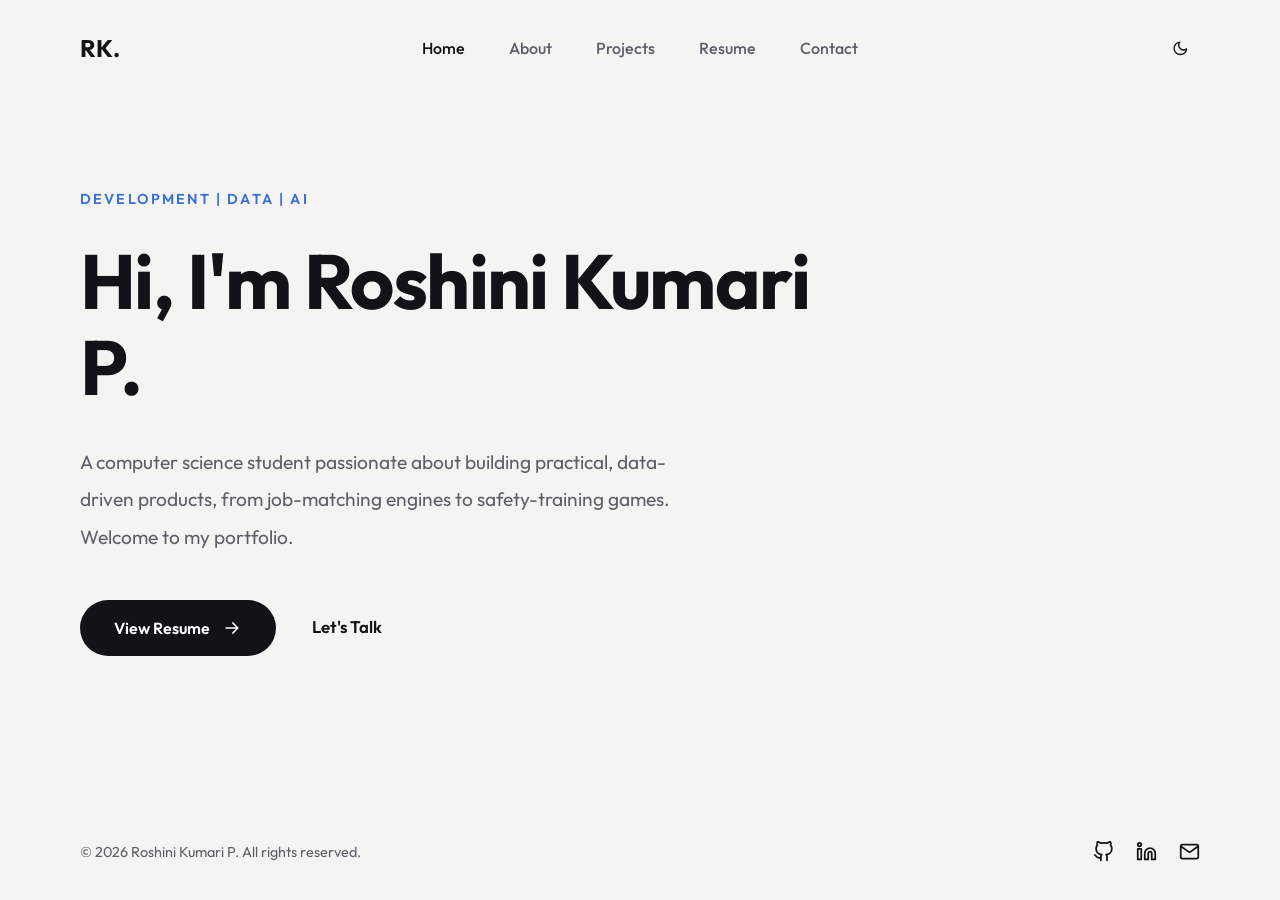
<file: index.html>
<!DOCTYPE html>
<html lang="en" data-theme="light">
<head>
  <meta charset="UTF-8" />
  <meta name="viewport" content="width=device-width, initial-scale=1.0" />
  <title>Roshini Kumari P | Portfolio</title>
  <meta name="description" content="Portfolio of Roshini Kumari P, B.Sc. Computer Science student building AI, data and software projects." />
  <link rel="preconnect" href="https://fonts.googleapis.com" />
  <link rel="preconnect" href="https://fonts.gstatic.com" crossorigin />
  <link href="https://fonts.googleapis.com/css2?family=Outfit:wght@400;500;600;700&display=swap" rel="stylesheet" />
  <link rel="stylesheet" href="style.css" />
  <script>try{document.documentElement.dataset.theme=localStorage.getItem("theme")||"light"}catch(e){}</script>
</head>
<body>
  <a class="skip" href="#main">Skip to content</a>

  <header class="site-header">
    <div class="wrap header-inner">
      <a href="index.html" class="logo" aria-label="Roshini Kumari P, home">RK.</a>
      <nav class="site-nav" id="siteNav" aria-label="Main">
        <a href="index.html" aria-current="page">Home</a>
        <a href="about.html">About</a>
        <a href="projects.html">Projects</a>
        <a href="resume.html">Resume</a>
        <a href="contact.html">Contact</a>
      </nav>
      <div class="header-actions">
        <button class="icon-btn" id="themeBtn" type="button" aria-label="Switch to dark theme">
          <svg class="icon moon" viewBox="0 0 24 24" aria-hidden="true"><path d="M21 12.8A9 9 0 1 1 11.2 3a7 7 0 0 0 9.8 9.8z"/></svg>
          <svg class="icon sun" viewBox="0 0 24 24" aria-hidden="true"><circle cx="12" cy="12" r="4"/><path d="M12 2v2M12 20v2M4.9 4.9l1.4 1.4M17.7 17.7l1.4 1.4M2 12h2M20 12h2M4.9 19.1l1.4-1.4M17.7 6.3l1.4-1.4"/></svg>
        </button>
        <button class="icon-btn menu-btn" id="menuBtn" type="button" aria-label="Open menu" aria-expanded="false" aria-controls="siteNav">
          <svg class="icon" viewBox="0 0 24 24" aria-hidden="true"><path d="M3 6h18M3 12h18M3 18h18"/></svg>
        </button>
      </div>
    </div>
  </header>

  <main id="main">
    <section class="hero">
      <div class="wrap">
        <p class="eyebrow">Development | Data | AI</p>
        <h1>Hi, I'm Roshini Kumari P.</h1>
        <p class="lead">A computer science student passionate about building practical, data-driven products, from job-matching engines to safety-training games. Welcome to my portfolio.</p>
        <div class="hero-actions">
          <a href="resume.html" class="btn">View Resume
            <svg class="icon" viewBox="0 0 24 24" aria-hidden="true"><path d="M5 12h14M13 6l6 6-6 6"/></svg>
          </a>
          <a href="contact.html" class="text-link">Let's Talk</a>
        </div>
      </div>
    </section>
  </main>

  <footer class="site-footer">
    <div class="wrap footer-inner">
      <p>&copy; <span id="year">2026</span> Roshini Kumari P. All rights reserved.</p>
      <div class="socials">
        <a href="https://github.com/roshinikumari015018" target="_blank" rel="noopener" aria-label="GitHub">
          <svg class="icon" viewBox="0 0 24 24"><path d="M9 19c-5 1.5-5-2.5-7-3m14 6v-3.87a3.37 3.37 0 0 0-.94-2.61c3.14-.35 6.44-1.54 6.44-7A5.44 5.44 0 0 0 20 4.77 5.07 5.07 0 0 0 19.91 1S18.73.65 16 2.48a13.38 13.38 0 0 0-7 0C6.27.65 5.09 1 5.09 1A5.07 5.07 0 0 0 5 4.77a5.44 5.44 0 0 0-1.5 3.78c0 5.42 3.3 6.61 6.44 7A3.37 3.37 0 0 0 9 18.13V22"/></svg>
        </a>
        <a href="https://linkedin.com/in/roshini-kumari-p-0bb166418" target="_blank" rel="noopener" aria-label="LinkedIn">
          <svg class="icon" viewBox="0 0 24 24"><path d="M16 8a6 6 0 0 1 6 6v7h-4v-7a2 2 0 0 0-2-2 2 2 0 0 0-2 2v7h-4v-7a6 6 0 0 1 6-6z"/><rect x="2" y="9" width="4" height="12"/><circle cx="4" cy="4" r="2"/></svg>
        </a>
        <a href="mailto:roshinikumari015018@gmail.com" aria-label="Email">
          <svg class="icon" viewBox="0 0 24 24"><path d="M4 4h16c1.1 0 2 .9 2 2v12c0 1.1-.9 2-2 2H4c-1.1 0-2-.9-2-2V6c0-1.1.9-2 2-2z"/><path d="M22 6l-10 7L2 6"/></svg>
        </a>
      </div>
    </div>
  </footer>

  <script src="script.js"></script>
</body>
</html>
</file>
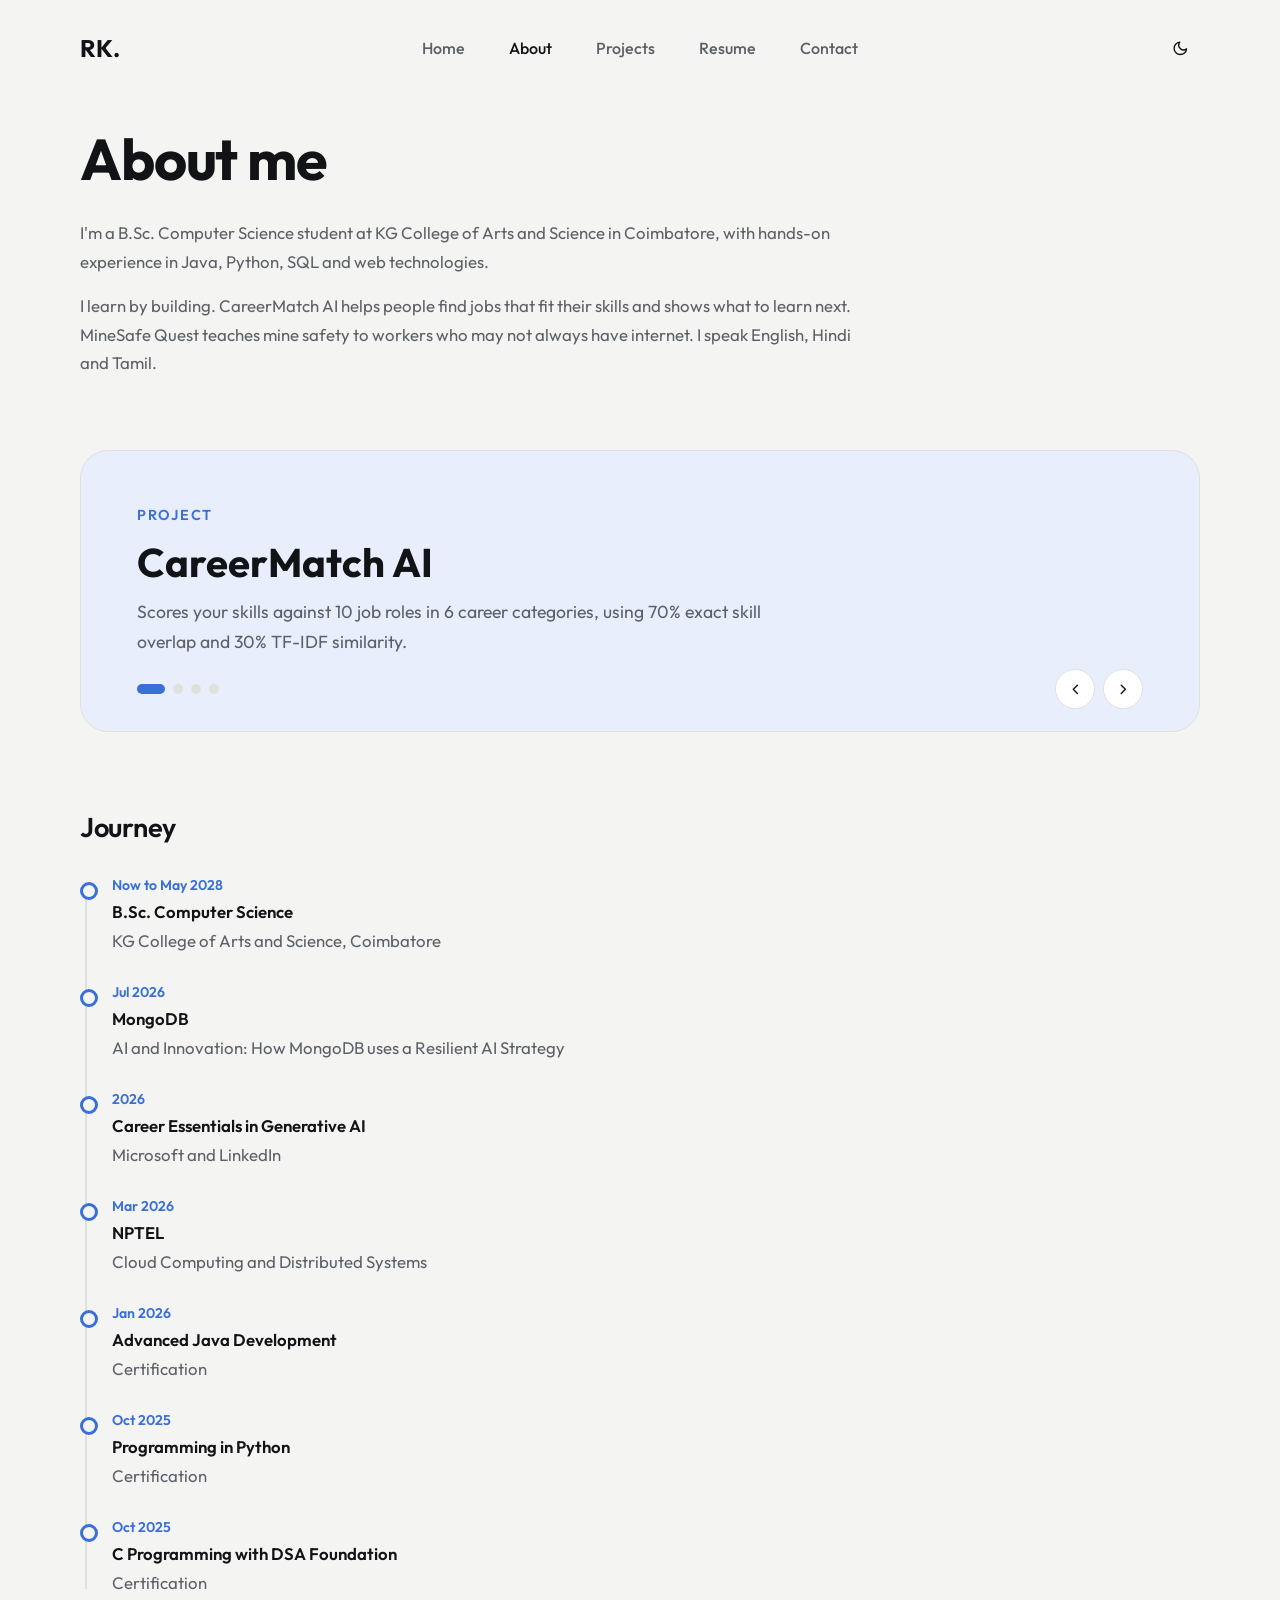
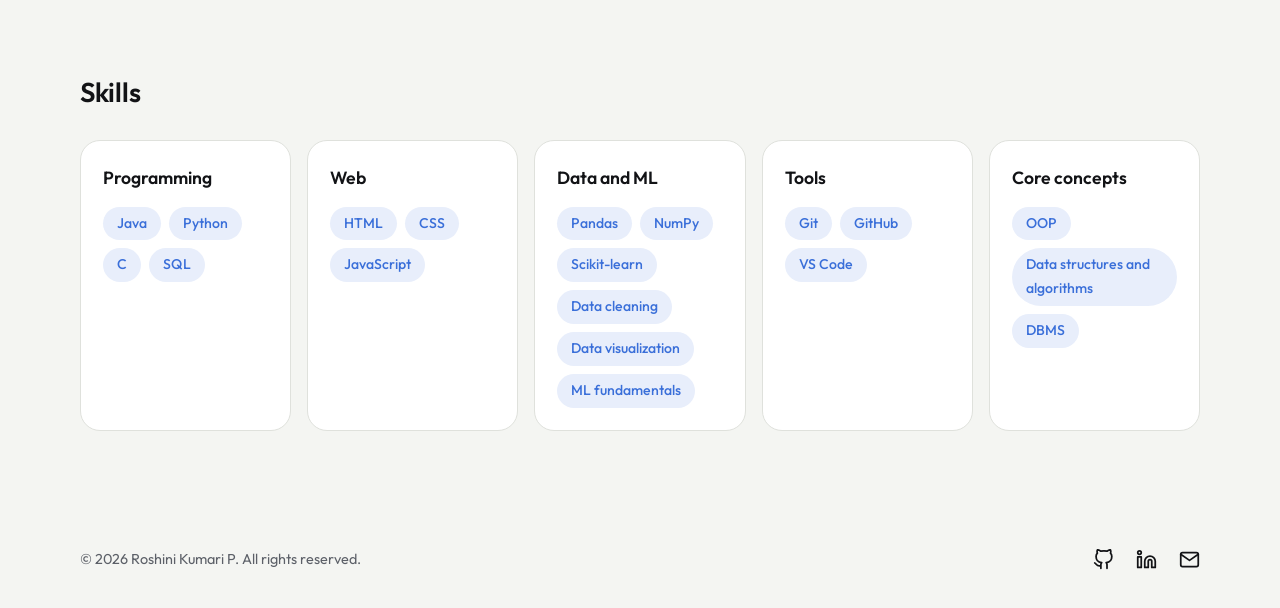
<file: about.html>
<!DOCTYPE html>
<html lang="en" data-theme="light">
<head>
  <meta charset="UTF-8" />
  <meta name="viewport" content="width=device-width, initial-scale=1.0" />
  <title>About | Roshini Kumari P</title>
  <meta name="description" content="About Roshini Kumari P: education, certifications and skills." />
  <link rel="preconnect" href="https://fonts.googleapis.com" />
  <link rel="preconnect" href="https://fonts.gstatic.com" crossorigin />
  <link href="https://fonts.googleapis.com/css2?family=Outfit:wght@400;500;600;700&display=swap" rel="stylesheet" />
  <link rel="stylesheet" href="style.css" />
  <script>try{document.documentElement.dataset.theme=localStorage.getItem("theme")||"light"}catch(e){}</script>
</head>
<body>
  <a class="skip" href="#main">Skip to content</a>

  <header class="site-header">
    <div class="wrap header-inner">
      <a href="index.html" class="logo" aria-label="Roshini Kumari P, home">RK.</a>
      <nav class="site-nav" id="siteNav" aria-label="Main">
        <a href="index.html">Home</a>
        <a href="about.html" aria-current="page">About</a>
        <a href="projects.html">Projects</a>
        <a href="resume.html">Resume</a>
        <a href="contact.html">Contact</a>
      </nav>
      <div class="header-actions">
        <button class="icon-btn" id="themeBtn" type="button" aria-label="Switch to dark theme">
          <svg class="icon moon" viewBox="0 0 24 24" aria-hidden="true"><path d="M21 12.8A9 9 0 1 1 11.2 3a7 7 0 0 0 9.8 9.8z"/></svg>
          <svg class="icon sun" viewBox="0 0 24 24" aria-hidden="true"><circle cx="12" cy="12" r="4"/><path d="M12 2v2M12 20v2M4.9 4.9l1.4 1.4M17.7 17.7l1.4 1.4M2 12h2M20 12h2M4.9 19.1l1.4-1.4M17.7 6.3l1.4-1.4"/></svg>
        </button>
        <button class="icon-btn menu-btn" id="menuBtn" type="button" aria-label="Open menu" aria-expanded="false" aria-controls="siteNav">
          <svg class="icon" viewBox="0 0 24 24" aria-hidden="true"><path d="M3 6h18M3 12h18M3 18h18"/></svg>
        </button>
      </div>
    </div>
  </header>

  <main id="main" class="page">
    <div class="wrap">
      <h1>About me</h1>
      <div class="about-intro">
        <p>I'm a B.Sc. Computer Science student at KG College of Arts and Science in Coimbatore, with hands-on experience in Java, Python, SQL and web technologies.</p>
        <p>I learn by building. CareerMatch AI helps people find jobs that fit their skills and shows what to learn next. MineSafe Quest teaches mine safety to workers who may not always have internet. I speak English, Hindi and Tamil.</p>
      </div>

      <section class="section" aria-label="Highlights">
        <div class="carousel" id="carousel" role="region" aria-roledescription="carousel" aria-label="Highlights">
          <div class="slides" id="slides">
            <article class="slide" role="group" aria-roledescription="slide" aria-label="1 of 4">
              <span class="tag-sm">Project</span>
              <h3>CareerMatch AI</h3>
              <p>Scores your skills against 10 job roles in 6 career categories, using 70% exact skill overlap and 30% TF-IDF similarity.</p>
            </article>
            <article class="slide" role="group" aria-roledescription="slide" aria-label="2 of 4">
              <span class="tag-sm">Project</span>
              <h3>MineSafe Quest</h3>
              <p>A gamified, multilingual safety-training concept built for a Smart Education hackathon, with missions on PPE, fire and gas leaks.</p>
            </article>
            <article class="slide" role="group" aria-roledescription="slide" aria-label="3 of 4">
              <span class="tag-sm">Learning</span>
              <h3>Six certifications</h3>
              <p>Covering generative AI, MongoDB, cloud computing, Advanced Java, Python, and C with data structures.</p>
            </article>
            <article class="slide" role="group" aria-roledescription="slide" aria-label="4 of 4">
              <span class="tag-sm">Next</span>
              <h3>Open to opportunities</h3>
              <p>Looking for internships and entry-level roles in software development, data and AI.</p>
            </article>
          </div>
          <div class="car-controls">
            <div class="dots" id="dots"></div>
            <div class="arrows">
              <button class="icon-btn" id="prevBtn" type="button" aria-label="Previous slide">
                <svg class="icon" viewBox="0 0 24 24" aria-hidden="true"><path d="M15 6l-6 6 6 6"/></svg>
              </button>
              <button class="icon-btn" id="nextBtn" type="button" aria-label="Next slide">
                <svg class="icon" viewBox="0 0 24 24" aria-hidden="true"><path d="M9 6l6 6-6 6"/></svg>
              </button>
            </div>
          </div>
        </div>
      </section>

      <section class="section">
        <h2>Journey</h2>
        <ol class="timeline">
          <li><time>Now to May 2028</time><strong>B.Sc. Computer Science</strong><span>KG College of Arts and Science, Coimbatore</span></li>
          <li><time>Jul 2026</time><strong>MongoDB</strong><span>AI and Innovation: How MongoDB uses a Resilient AI Strategy</span></li>
          <li><time>2026</time><strong>Career Essentials in Generative AI</strong><span>Microsoft and LinkedIn</span></li>
          <li><time>Mar 2026</time><strong>NPTEL</strong><span>Cloud Computing and Distributed Systems</span></li>
          <li><time>Jan 2026</time><strong>Advanced Java Development</strong><span>Certification</span></li>
          <li><time>Oct 2025</time><strong>Programming in Python</strong><span>Certification</span></li>
          <li><time>Oct 2025</time><strong>C Programming with DSA Foundation</strong><span>Certification</span></li>
        </ol>
      </section>

      <section class="section">
        <h2>Skills</h2>
        <div class="skill-groups">
          <div class="skill-group"><h3>Programming</h3><ul class="chips"><li>Java</li><li>Python</li><li>C</li><li>SQL</li></ul></div>
          <div class="skill-group"><h3>Web</h3><ul class="chips"><li>HTML</li><li>CSS</li><li>JavaScript</li></ul></div>
          <div class="skill-group"><h3>Data and ML</h3><ul class="chips"><li>Pandas</li><li>NumPy</li><li>Scikit-learn</li><li>Data cleaning</li><li>Data visualization</li><li>ML fundamentals</li></ul></div>
          <div class="skill-group"><h3>Tools</h3><ul class="chips"><li>Git</li><li>GitHub</li><li>VS Code</li></ul></div>
          <div class="skill-group"><h3>Core concepts</h3><ul class="chips"><li>OOP</li><li>Data structures and algorithms</li><li>DBMS</li></ul></div>
        </div>
      </section>
    </div>
  </main>

  <footer class="site-footer">
    <div class="wrap footer-inner">
      <p>&copy; <span id="year">2026</span> Roshini Kumari P. All rights reserved.</p>
      <div class="socials">
        <a href="https://github.com/roshinikumari015018" target="_blank" rel="noopener" aria-label="GitHub">
          <svg class="icon" viewBox="0 0 24 24"><path d="M9 19c-5 1.5-5-2.5-7-3m14 6v-3.87a3.37 3.37 0 0 0-.94-2.61c3.14-.35 6.44-1.54 6.44-7A5.44 5.44 0 0 0 20 4.77 5.07 5.07 0 0 0 19.91 1S18.73.65 16 2.48a13.38 13.38 0 0 0-7 0C6.27.65 5.09 1 5.09 1A5.07 5.07 0 0 0 5 4.77a5.44 5.44 0 0 0-1.5 3.78c0 5.42 3.3 6.61 6.44 7A3.37 3.37 0 0 0 9 18.13V22"/></svg>
        </a>
        <a href="https://linkedin.com/in/roshini-kumari-p-0bb166418" target="_blank" rel="noopener" aria-label="LinkedIn">
          <svg class="icon" viewBox="0 0 24 24"><path d="M16 8a6 6 0 0 1 6 6v7h-4v-7a2 2 0 0 0-2-2 2 2 0 0 0-2 2v7h-4v-7a6 6 0 0 1 6-6z"/><rect x="2" y="9" width="4" height="12"/><circle cx="4" cy="4" r="2"/></svg>
        </a>
        <a href="mailto:roshinikumari015018@gmail.com" aria-label="Email">
          <svg class="icon" viewBox="0 0 24 24"><path d="M4 4h16c1.1 0 2 .9 2 2v12c0 1.1-.9 2-2 2H4c-1.1 0-2-.9-2-2V6c0-1.1.9-2 2-2z"/><path d="M22 6l-10 7L2 6"/></svg>
        </a>
      </div>
    </div>
  </footer>

  <script src="script.js"></script>
</body>
</html>
</file>
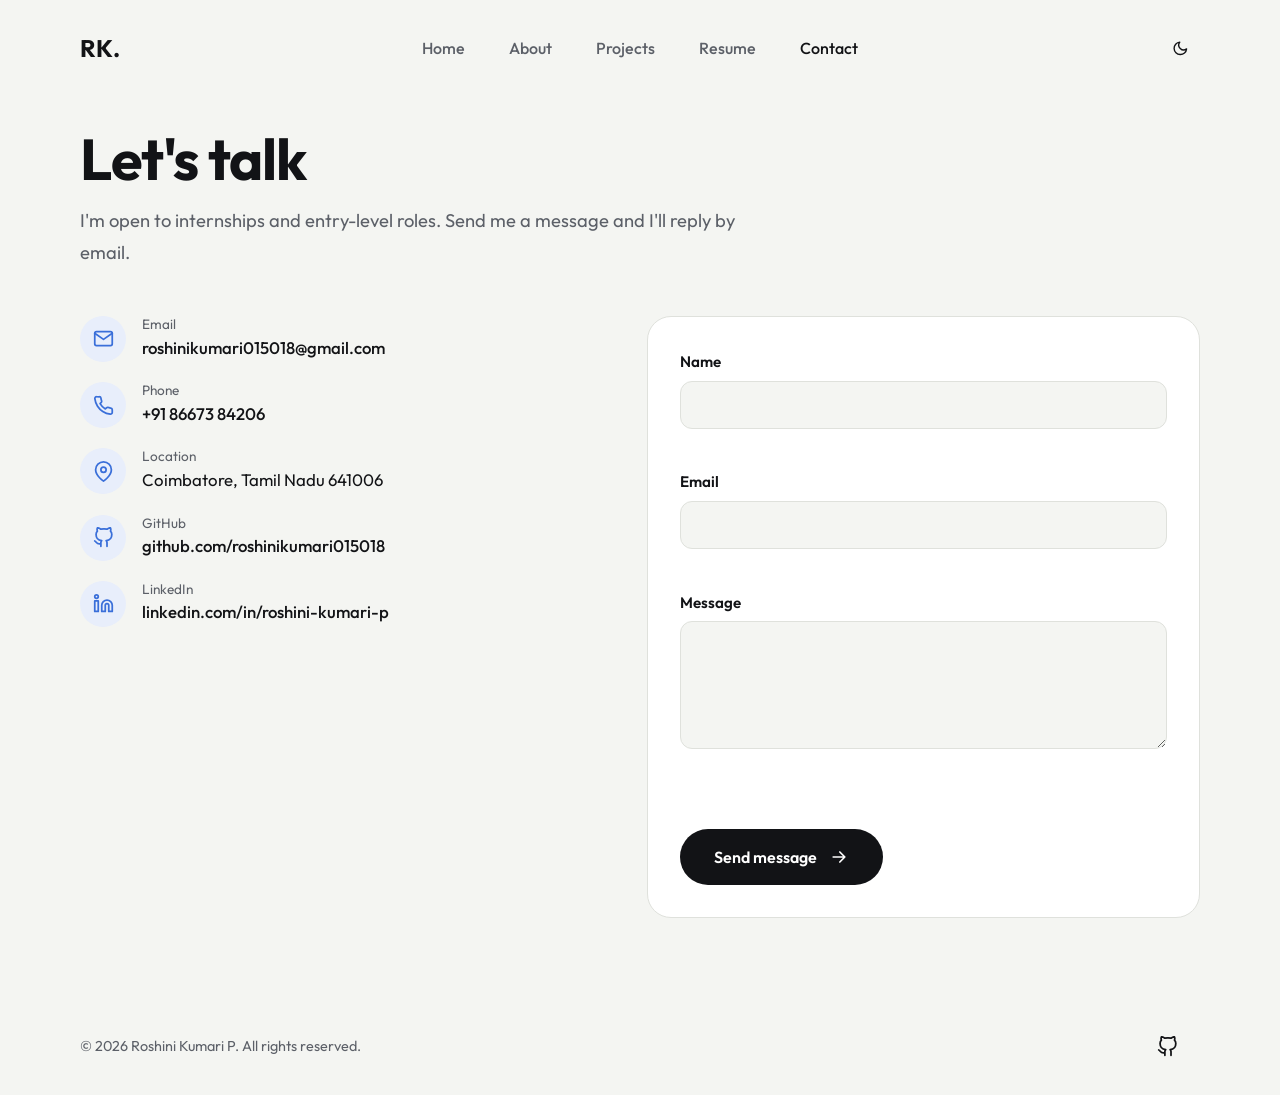
<file: contact.html>
<!DOCTYPE html>
<html lang="en" data-theme="light">
<head>
  <meta charset="UTF-8" />
  <meta name="viewport" content="width=device-width, initial-scale=1.0" />
  <title>Contact | Roshini Kumari P</title>
  <meta name="description" content="Contact Roshini Kumari P about internships and projects." />
  <link rel="preconnect" href="https://fonts.googleapis.com" />
  <link rel="preconnect" href="https://fonts.gstatic.com" crossorigin />
  <link href="https://fonts.googleapis.com/css2?family=Outfit:wght@400;500;600;700&display=swap" rel="stylesheet" />
  <link rel="stylesheet" href="style.css" />
  <script>try{document.documentElement.dataset.theme=localStorage.getItem("theme")||"light"}catch(e){}</script>
</head>
<body>
  <a class="skip" href="#main">Skip to content</a>

  <header class="site-header">
    <div class="wrap header-inner">
      <a href="index.html" class="logo" aria-label="Roshini Kumari P, home">RK.</a>
      <nav class="site-nav" id="siteNav" aria-label="Main">
        <a href="index.html">Home</a>
        <a href="about.html">About</a>
        <a href="projects.html">Projects</a>
        <a href="resume.html">Resume</a>
        <a href="contact.html" aria-current="page">Contact</a>
      </nav>
      <div class="header-actions">
        <button class="icon-btn" id="themeBtn" type="button" aria-label="Switch to dark theme">
          <svg class="icon moon" viewBox="0 0 24 24" aria-hidden="true"><path d="M21 12.8A9 9 0 1 1 11.2 3a7 7 0 0 0 9.8 9.8z"/></svg>
          <svg class="icon sun" viewBox="0 0 24 24" aria-hidden="true"><circle cx="12" cy="12" r="4"/><path d="M12 2v2M12 20v2M4.9 4.9l1.4 1.4M17.7 17.7l1.4 1.4M2 12h2M20 12h2M4.9 19.1l1.4-1.4M17.7 6.3l1.4-1.4"/></svg>
        </button>
        <button class="icon-btn menu-btn" id="menuBtn" type="button" aria-label="Open menu" aria-expanded="false" aria-controls="siteNav">
          <svg class="icon" viewBox="0 0 24 24" aria-hidden="true"><path d="M3 6h18M3 12h18M3 18h18"/></svg>
        </button>
      </div>
    </div>
  </header>

  <main id="main" class="page">
    <div class="wrap">
      <h1>Let's talk</h1>
      <p class="sub">I'm open to internships and entry-level roles. Send me a message and I'll reply by email.</p>

      <div class="contact-grid">
        <ul class="info">
          <li>
            <span class="ic"><svg class="icon" viewBox="0 0 24 24" aria-hidden="true"><path d="M4 4h16c1.1 0 2 .9 2 2v12c0 1.1-.9 2-2 2H4c-1.1 0-2-.9-2-2V6c0-1.1.9-2 2-2z"/><path d="M22 6l-10 7L2 6"/></svg></span>
            <div><small>Email</small><a href="mailto:roshinikumari015018@gmail.com">roshinikumari015018@gmail.com</a></div>
          </li>
          <li>
            <span class="ic"><svg class="icon" viewBox="0 0 24 24" aria-hidden="true"><path d="M22 16.9v3a2 2 0 0 1-2.2 2 19.8 19.8 0 0 1-8.6-3.1 19.5 19.5 0 0 1-6-6A19.8 19.8 0 0 1 2.1 4.2 2 2 0 0 1 4.1 2h3a2 2 0 0 1 2 1.7c.1 1 .4 1.9.7 2.8a2 2 0 0 1-.5 2.1L8.1 9.9a16 16 0 0 0 6 6l1.3-1.3a2 2 0 0 1 2.1-.4c.9.3 1.8.6 2.8.7a2 2 0 0 1 1.7 2z"/></svg></span>
            <div><small>Phone</small><a href="tel:+918667384206">+91 86673 84206</a></div>
          </li>
          <li>
            <span class="ic"><svg class="icon" viewBox="0 0 24 24" aria-hidden="true"><path d="M21 10c0 7-9 13-9 13s-9-6-9-13a9 9 0 0 1 18 0z"/><circle cx="12" cy="10" r="3"/></svg></span>
            <div><small>Location</small>Coimbatore, Tamil Nadu 641006</div>
          </li>
          <li>
            <span class="ic"><svg class="icon" viewBox="0 0 24 24" aria-hidden="true"><path d="M9 19c-5 1.5-5-2.5-7-3m14 6v-3.87a3.37 3.37 0 0 0-.94-2.61c3.14-.35 6.44-1.54 6.44-7A5.44 5.44 0 0 0 20 4.77 5.07 5.07 0 0 0 19.91 1S18.73.65 16 2.48a13.38 13.38 0 0 0-7 0C6.27.65 5.09 1 5.09 1A5.07 5.07 0 0 0 5 4.77a5.44 5.44 0 0 0-1.5 3.78c0 5.42 3.3 6.61 6.44 7A3.37 3.37 0 0 0 9 18.13V22"/></svg></span>
            <div><small>GitHub</small><a href="https://github.com/roshinikumari015018" target="_blank" rel="noopener">github.com/roshinikumari015018</a></div>
          </li>
          <li>
            <span class="ic"><svg class="icon" viewBox="0 0 24 24" aria-hidden="true"><path d="M16 8a6 6 0 0 1 6 6v7h-4v-7a2 2 0 0 0-2-2 2 2 0 0 0-2 2v7h-4v-7a6 6 0 0 1 6-6z"/><rect x="2" y="9" width="4" height="12"/><circle cx="4" cy="4" r="2"/></svg></span>
            <div><small>LinkedIn</small><a href="https://linkedin.com/in/roshini-kumari-p-0bb166418" target="_blank" rel="noopener">linkedin.com/in/roshini-kumari-p</a></div>
          </li>
        </ul>

        <form id="contactForm" novalidate>
          <div class="field">
            <label for="name">Name</label>
            <input type="text" id="name" name="name" autocomplete="name" />
            <span class="err" id="nameErr"></span>
          </div>
          <div class="field">
            <label for="email">Email</label>
            <input type="email" id="email" name="email" autocomplete="email" />
            <span class="err" id="emailErr"></span>
          </div>
          <div class="field">
            <label for="message">Message</label>
            <textarea id="message" name="message" rows="5"></textarea>
            <span class="err" id="messageErr"></span>
          </div>
          <p class="status" id="status" role="status"></p>
          <button type="submit" class="btn">Send message
            <svg class="icon" viewBox="0 0 24 24" aria-hidden="true"><path d="M5 12h14M13 6l6 6-6 6"/></svg>
          </button>
        </form>
      </div>
    </div>
  </main>

  <footer class="site-footer">
    <div class="wrap footer-inner">
      <p>&copy; <span id="year">2026</span> Roshini Kumari P. All rights reserved.</p>
      <div class="socials">
        <a href="https://github.com/roshinikumari015018" target="_blank" rel="noopener" aria-label="GitHub">
          <svg class="icon" viewBox="0 0 24 24"><path d="M9 19c-5 1.5-5-2.5-7-3m14 6v-3.87a3.37 3.37 0 0 0-.94-2.61c3.14-.35 6.44-1.54 6.44-7A5.44 5.44 0 0 0 20 4.77 5.07 5.07 0 0 0 19.91 1S18.73.65 16 2.48a13.38 13.38 0 0 0-7 0C6.27.65 5.09 1 5.09 1A5.07 5.07 0 0 0 5 4.77a5.44 5.44 0 0 0-1.5 3.78c0 5.42 3.3 6.61 6.44 7A3.37 3.37 0 0 0 9 18.13V22"/></svg>
        </a>
        <a href="https://linkedin.com/in/a"><path d="M4 4h16c1.1 0 2 .9 2 2v12c0 1.1-.9 2-2 2H4c-1.1 0-2-.9-2-2V6c0-1.1.9-2 2-2z"/><path d="M22 6l-10 7L2 6"/></svg>
        </a>
      </div>
    </div>
  </footer>

  <script src="script.js"></script>
</body>
</html>
</file>
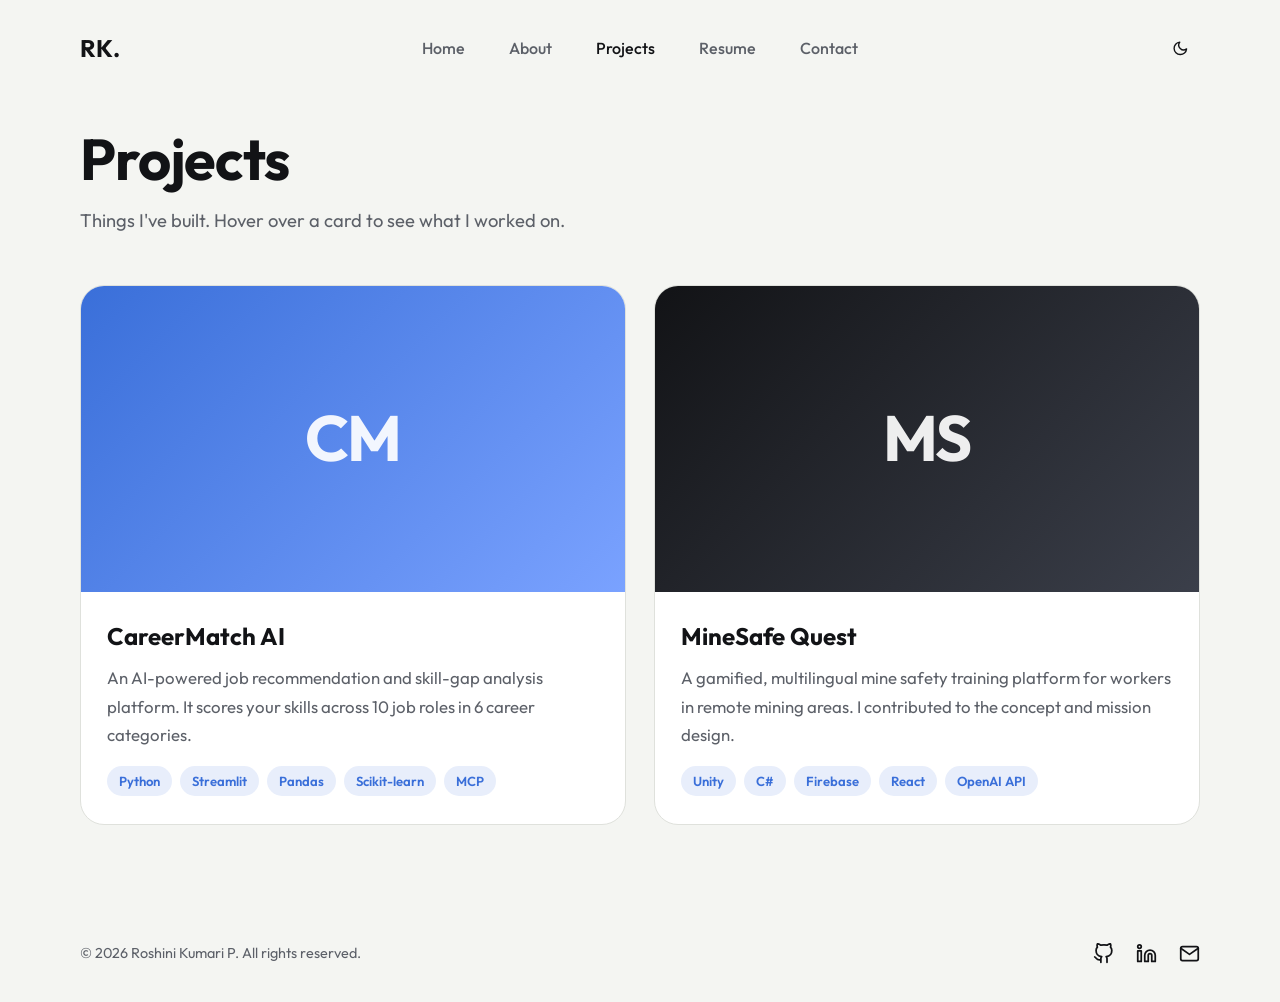
<file: projects.html>
<!DOCTYPE html>
<html lang="en" data-theme="light">
<head>
  <meta charset="UTF-8" />
  <meta name="viewport" content="width=device-width, initial-scale=1.0" />
  <title>Projects | Roshini Kumari P</title>
  <meta name="description" content="Projects by Roshini Kumari P: CareerMatch AI and MineSafe Quest." />
  <link rel="preconnect" href="https://fonts.googleapis.com" />
  <link rel="preconnect" href="https://fonts.gstatic.com" crossorigin />
  <link href="https://fonts.googleapis.com/css2?family=Outfit:wght@400;500;600;700&display=swap" rel="stylesheet" />
  <link rel="stylesheet" href="style.css" />
  <script>try{document.documentElement.dataset.theme=localStorage.getItem("theme")||"light"}catch(e){}</script>
</head>
<body>
  <a class="skip" href="#main">Skip to content</a>

  <header class="site-header">
    <div class="wrap header-inner">
      <a href="index.html" class="logo" aria-label="Roshini Kumari P, home">RK.</a>
      <nav class="site-nav" id="siteNav" aria-label="Main">
        <a href="index.html">Home</a>
        <a href="about.html">About</a>
        <a href="projects.html" aria-current="page">Projects</a>
        <a href="resume.html">Resume</a>
        <a href="contact.html">Contact</a>
      </nav>
      <div class="header-actions">
        <button class="icon-btn" id="themeBtn" type="button" aria-label="Switch to dark theme">
          <svg class="icon moon" viewBox="0 0 24 24" aria-hidden="true"><path d="M21 12.8A9 9 0 1 1 11.2 3a7 7 0 0 0 9.8 9.8z"/></svg>
          <svg class="icon sun" viewBox="0 0 24 24" aria-hidden="true"><circle cx="12" cy="12" r="4"/><path d="M12 2v2M12 20v2M4.9 4.9l1.4 1.4M17.7 17.7l1.4 1.4M2 12h2M20 12h2M4.9 19.1l1.4-1.4M17.7 6.3l1.4-1.4"/></svg>
        </button>
        <button class="icon-btn menu-btn" id="menuBtn" type="button" aria-label="Open menu" aria-expanded="false" aria-controls="siteNav">
          <svg class="icon" viewBox="0 0 24 24" aria-hidden="true"><path d="M3 6h18M3 12h18M3 18h18"/></svg>
        </button>
      </div>
    </div>
  </header>

  <main id="main" class="page">
    <div class="wrap">
      <h1>Projects</h1>
      <p class="sub">Things I've built. Hover over a card to see what I worked on.</p>

      <div class="grid">
        <article class="card">
          <div class="thumb t1">
            <span class="mark" aria-hidden="true">CM</span>
            <div class="overlay">
              <ul>
                <li>70% skill overlap + 30% TF-IDF similarity</li>
                <li>Resume PDF skill extraction (22-skill taxonomy)</li>
                <li>Live dashboard with missing skills</li>
                <li>Streamlit UI and MCP assistant</li>
              </ul>
              <a href="https://github.com/roshinikumari015018" target="_blank" rel="noopener">View on GitHub</a>
            </div>
          </div>
          <div class="card-body">
            <h3>CareerMatch AI</h3>
            <p>An AI-powered job recommendation and skill-gap analysis platform. It scores your skills across 10 job roles in 6 career categories.</p>
            <ul class="tags"><li>Python</li><li>Streamlit</li><li>Pandas</li><li>Scikit-learn</li><li>MCP</li></ul>
          </div>
        </article>

        <article class="card">
          <div class="thumb t2">
            <span class="mark" aria-hidden="true">MS</span>
            <div class="overlay">
              <ul>
                <li>Realistic emergency scenarios as game missions</li>
                <li>PPE, hazard detection, fire and gas-leak response</li>
                <li>Multilingual, offline-friendly training</li>
                <li>Smart Education / Software hackathon project</li>
              </ul>
              <a href="https://github.com/roshinikumari015018" target="_blank" rel="noopener">View on GitHub</a>
            </div>
          </div>
          <div class="card-body">
            <h3>MineSafe Quest</h3>
            <p>A gamified, multilingual mine safety training platform for workers in remote mining areas. I contributed to the concept and mission design.</p>
            <ul class="tags"><li>Unity</li><li>C#</li><li>Firebase</li><li>React</li><li>OpenAI API</li></ul>
          </div>
        </article>
      </div>
    </div>
  </main>

  <footer class="site-footer">
    <div class="wrap footer-inner">
      <p>&copy; <span id="year">2026</span> Roshini Kumari P. All rights reserved.</p>
      <div class="socials">
        <a href="https://github.com/roshinikumari015018" target="_blank" rel="noopener" aria-label="GitHub">
          <svg class="icon" viewBox="0 0 24 24"><path d="M9 19c-5 1.5-5-2.5-7-3m14 6v-3.87a3.37 3.37 0 0 0-.94-2.61c3.14-.35 6.44-1.54 6.44-7A5.44 5.44 0 0 0 20 4.77 5.07 5.07 0 0 0 19.91 1S18.73.65 16 2.48a13.38 13.38 0 0 0-7 0C6.27.65 5.09 1 5.09 1A5.07 5.07 0 0 0 5 4.77a5.44 5.44 0 0 0-1.5 3.78c0 5.42 3.3 6.61 6.44 7A3.37 3.37 0 0 0 9 18.13V22"/></svg>
        </a>
        <a href="https://linkedin.com/in/roshini-kumari-p-0bb166418" target="_blank" rel="noopener" aria-label="LinkedIn">
          <svg class="icon" viewBox="0 0 24 24"><path d="M16 8a6 6 0 0 1 6 6v7h-4v-7a2 2 0 0 0-2-2 2 2 0 0 0-2 2v7h-4v-7a6 6 0 0 1 6-6z"/><rect x="2" y="9" width="4" height="12"/><circle cx="4" cy="4" r="2"/></svg>
        </a>
        <a href="mailto:roshinikumari015018@gmail.com" aria-label="Email">
          <svg class="icon" viewBox="0 0 24 24"><path d="M4 4h16c1.1 0 2 .9 2 2v12c0 1.1-.9 2-2 2H4c-1.1 0-2-.9-2-2V6c0-1.1.9-2 2-2z"/><path d="M22 6l-10 7L2 6"/></svg>
        </a>
      </div>
    </div>
  </footer>

  <script src="script.js"></script>
</body>
</html>
</file>
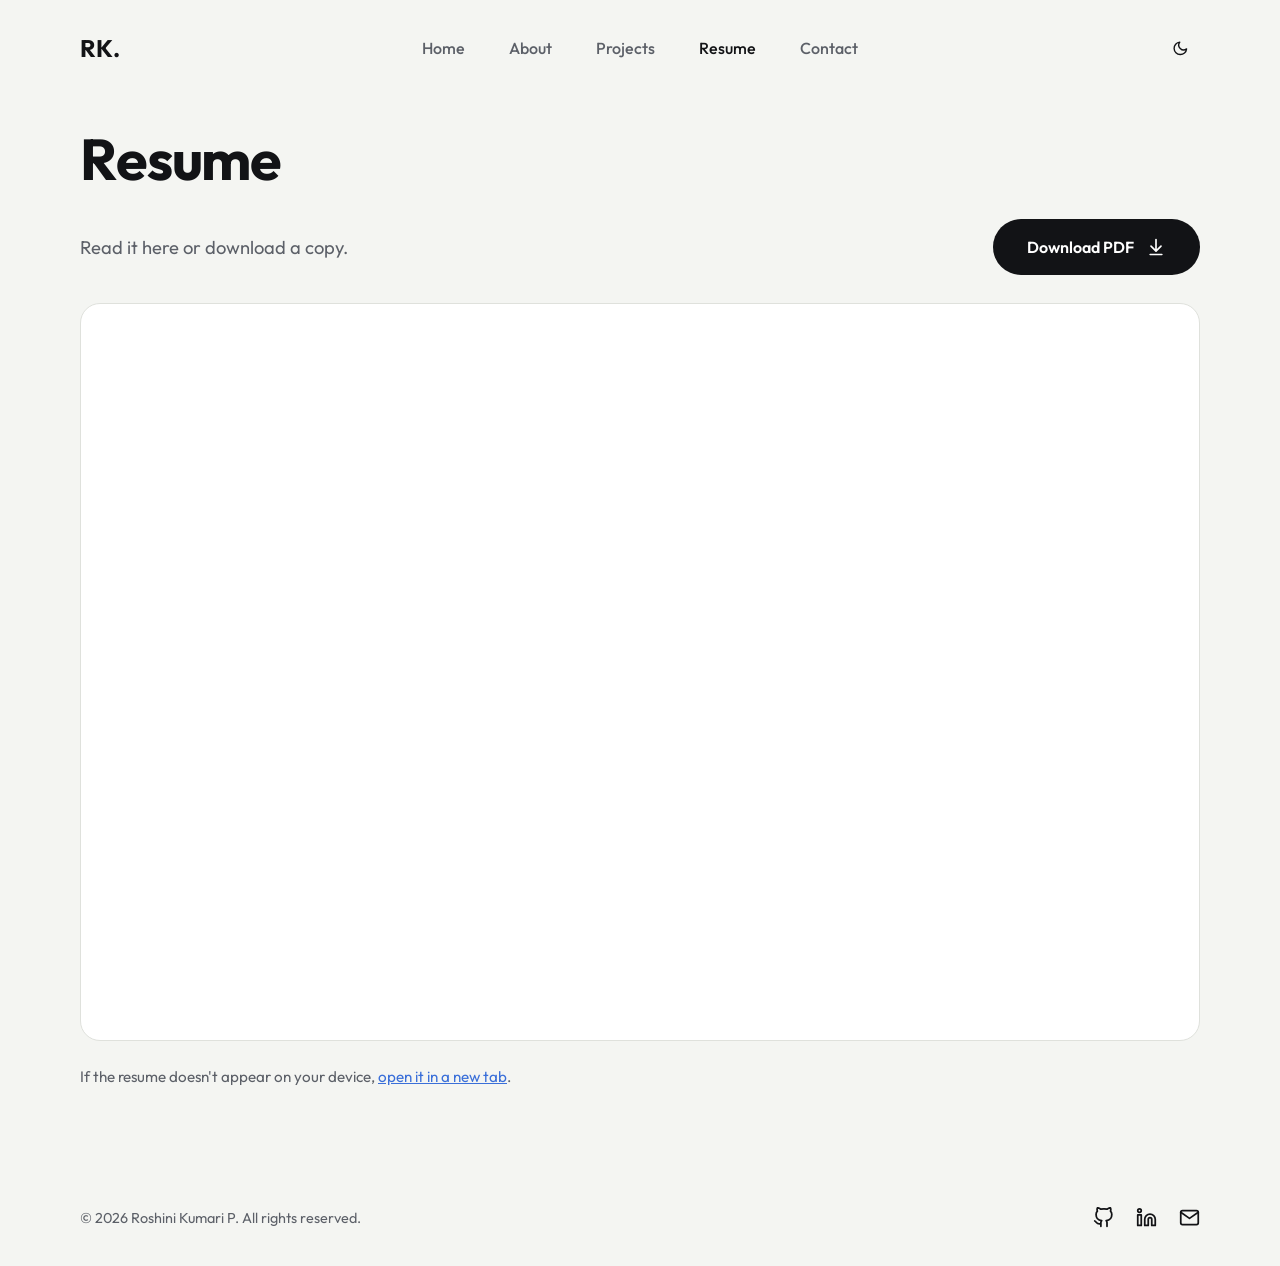
<file: resume.html>
<!DOCTYPE html>
<html lang="en" data-theme="light">
<head>
  <meta charset="UTF-8" />
  <meta name="viewport" content="width=device-width, initial-scale=1.0" />
  <title>Resume | Roshini Kumari P</title>
  <meta name="description" content="Resume of Roshini Kumari P. View online or download as PDF." />
  <link rel="preconnect" href="https://fonts.googleapis.com" />
  <link rel="preconnect" href="https://fonts.gstatic.com" crossorigin />
  <link href="https://fonts.googleapis.com/css2?family=Outfit:wght@400;500;600;700&display=swap" rel="stylesheet" />
  <link rel="stylesheet" href="style.css" />
  <script>try{document.documentElement.dataset.theme=localStorage.getItem("theme")||"light"}catch(e){}</script>
</head>
<body>
  <a class="skip" href="#main">Skip to content</a>

  <header class="site-header">
    <div class="wrap header-inner">
      <a href="index.html" class="logo" aria-label="Roshini Kumari P, home">RK.</a>
      <nav class="site-nav" id="siteNav" aria-label="Main">
        <a href="index.html">Home</a>
        <a href="about.html">About</a>
        <a href="projects.html">Projects</a>
        <a href="resume.html" aria-current="page">Resume</a>
        <a href="contact.html">Contact</a>
      </nav>
      <div class="header-actions">
        <button class="icon-btn" id="themeBtn" type="button" aria-label="Switch to dark theme">
          <svg class="icon moon" viewBox="0 0 24 24" aria-hidden="true"><path d="M21 12.8A9 9 0 1 1 11.2 3a7 7 0 0 0 9.8 9.8z"/></svg>
          <svg class="icon sun" viewBox="0 0 24 24" aria-hidden="true"><circle cx="12" cy="12" r="4"/><path d="M12 2v2M12 20v2M4.9 4.9l1.4 1.4M17.7 17.7l1.4 1.4M2 12h2M20 12h2M4.9 19.1l1.4-1.4M17.7 6.3l1.4-1.4"/></svg>
        </button>
        <button class="icon-btn menu-btn" id="menuBtn" type="button" aria-label="Open menu" aria-expanded="false" aria-controls="siteNav">
          <svg class="icon" viewBox="0 0 24 24" aria-hidden="true"><path d="M3 6h18M3 12h18M3 18h18"/></svg>
        </button>
      </div>
    </div>
  </header>

  <main id="main" class="page">
    <div class="wrap">
      <h1>Resume</h1>
      <div class="resume-bar">
        <p class="sub" style="margin:0">Read it here or download a copy.</p>
        <a href="resume.pdf" download="Roshini_Kumari_P_Resume.pdf" class="btn">Download PDF
          <svg class="icon" viewBox="0 0 24 24" aria-hidden="true"><path d="M12 3v12M6 11l6 6 6-6M5 21h14"/></svg>
        </a>
      </div>
      <iframe class="pdf-frame" src="resume.pdf" title="Roshini Kumari P resume (PDF)"></iframe>
      <p class="pdf-fallback">If the resume doesn't appear on your device, <a href="resume.pdf" target="_blank" rel="noopener">open it in a new tab</a>.</p>
    </div>
  </main>

  <footer class="site-footer">
    <div class="wrap footer-inner">
      <p>&copy; <span id="year">2026</span> Roshini Kumari P. All rights reserved.</p>
      <div class="socials">
        <a href="https://github.com/roshinikumari015018" target="_blank" rel="noopener" aria-label="GitHub">
          <svg class="icon" viewBox="0 0 24 24"><path d="M9 19c-5 1.5-5-2.5-7-3m14 6v-3.87a3.37 3.37 0 0 0-.94-2.61c3.14-.35 6.44-1.54 6.44-7A5.44 5.44 0 0 0 20 4.77 5.07 5.07 0 0 0 19.91 1S18.73.65 16 2.48a13.38 13.38 0 0 0-7 0C6.27.65 5.09 1 5.09 1A5.07 5.07 0 0 0 5 4.77a5.44 5.44 0 0 0-1.5 3.78c0 5.42 3.3 6.61 6.44 7A3.37 3.37 0 0 0 9 18.13V22"/></svg>
        </a>
        <a href="https://linkedin.com/in/roshini-kumari-p-0bb166418" target="_blank" rel="noopener" aria-label="LinkedIn">
          <svg class="icon" viewBox="0 0 24 24"><path d="M16 8a6 6 0 0 1 6 6v7h-4v-7a2 2 0 0 0-2-2 2 2 0 0 0-2 2v7h-4v-7a6 6 0 0 1 6-6z"/><rect x="2" y="9" width="4" height="12"/><circle cx="4" cy="4" r="2"/></svg>
        </a>
        <a href="mailto:roshinikumari015018@gmail.com" aria-label="Email">
          <svg class="icon" viewBox="0 0 24 24"><path d="M4 4h16c1.1 0 2 .9 2 2v12c0 1.1-.9 2-2 2H4c-1.1 0-2-.9-2-2V6c0-1.1.9-2 2-2z"/><path d="M22 6l-10 7L2 6"/></svg>
        </a>
      </div>
    </div>
  </footer>

  <script src="script.js"></script>
</body>
</html>
</file>
<file: style.css>
/* ---------- Theme tokens ---------- */
:root {
  --bg: #f4f5f2;
  --surface: #ffffff;
  --text: #121316;
  --muted: #5c6068;
  --line: #dfe1dc;
  --accent: #3a6fd9;
  --btn-bg: #121316;
  --btn-text: #ffffff;
  --tint: #e8eefb;
  --font: "Outfit", "Segoe UI", system-ui, sans-serif;
}
[data-theme="dark"] {
  --bg: #0f1115;
  --surface: #181b22;
  --text: #f3f4f6;
  --muted: #a1a6b0;
  --line: #292d37;
  --accent: #78a1ff;
  --btn-bg: #f3f4f6;
  --btn-text: #0f1115;
  --tint: #1a2236;
}

* { box-sizing: border-box; margin: 0; padding: 0; }
html { scroll-behavior: smooth; }
body {
  min-height: 100vh;
  display: flex; flex-direction: column;
  font-family: var(--font);
  font-size: 1.05rem;
  line-height: 1.7;
  color: var(--text);
  background: var(--bg);
  transition: background .3s, color .3s;
}
main { flex: 1; }
a { color: inherit; }
ul, ol { list-style: none; }
.wrap { width: min(1120px, 100% - 48px); margin-inline: auto; }
.icon { width: 1.25em; height: 1.25em; fill: none; stroke: currentColor; stroke-width: 2; stroke-linecap: round; stroke-linejoin: round; flex: none; }
:focus-visible { outline: 3px solid var(--accent); outline-offset: 3px; border-radius: 6px; }
.skip { position: absolute; left: -999px; top: 8px; background: var(--btn-bg); color: var(--btn-text); padding: 8px 14px; border-radius: 8px; z-index: 100; }
.skip:focus { left: 8px; }

/* ---------- Header ---------- */
.site-header { position: relative; z-index: 20; }
.header-inner { display: grid; grid-template-columns: 1fr auto 1fr; align-items: center; padding: 28px 0; }
.logo { font-weight: 700; font-size: 1.5rem; letter-spacing: -0.01em; text-decoration: none; justify-self: start; }
.site-nav { display: flex; gap: 44px; }
.site-nav a { text-decoration: none; font-weight: 500; font-size: 1rem; color: var(--muted); transition: color .2s; }
.site-nav a:hover, .site-nav a[aria-current="page"] { color: var(--text); }
.header-actions { justify-self: end; display: flex; align-items: center; gap: 10px; }
.icon-btn { width: 40px; height: 40px; display: grid; place-items: center; background: transparent; border: 0; border-radius: 50%; color: var(--text); cursor: pointer; transition: background .2s; }
.icon-btn:hover { background: var(--line); }
.icon-btn .sun { display: none; }
[data-theme="dark"] .icon-btn .sun { display: block; }
[data-theme="dark"] .icon-btn .moon { display: none; }
.menu-btn { display: none; }

/* ---------- Hero ---------- */
.hero { display: flex; align-items: center; min-height: calc(100vh - 230px); padding: 40px 0 60px; }
.eyebrow { font-weight: 600; font-size: .9rem; letter-spacing: .15em; text-transform: uppercase; color: var(--accent); margin-bottom: 26px; }
.hero h1 { font-size: clamp(2.8rem, 6.4vw, 4.8rem); font-weight: 700; line-height: 1.12; letter-spacing: -0.02em; max-width: 9.5em; }
.hero p.lead { margin-top: 34px; max-width: 33em; font-size: 1.2rem; line-height: 1.95; color: var(--muted); }
.hero-actions { display: flex; align-items: center; flex-wrap: wrap; gap: 36px; margin-top: 44px; }
.btn { display: inline-flex; align-items: center; gap: 12px; padding: 18px 34px; border: 0; border-radius: 999px; background: var(--btn-bg); color: var(--btn-text); font: 600 1rem var(--font); text-decoration: none; cursor: pointer; transition: transform .2s, box-shadow .2s; }
.btn:hover { transform: translateY(-2px); box-shadow: 0 12px 26px -12px rgba(0,0,0,.45); }
.text-link { font-weight: 600; text-decoration: none; padding: 6px 0; border-bottom: 2px solid transparent; transition: border-color .2s; }
.text-link:hover { border-color: var(--accent); }

/* ---------- Inner pages ---------- */
.page { padding: 30px 0 90px; }
.page h1 { font-size: clamp(2.4rem, 5vw, 3.6rem); font-weight: 700; line-height: 1.12; letter-spacing: -0.02em; }
.page .sub { margin-top: 14px; max-width: 38em; color: var(--muted); font-size: 1.15rem; }
.section { margin-top: 72px; }
.section h2 { font-size: 1.7rem; font-weight: 600; letter-spacing: -0.01em; margin-bottom: 24px; }

/* About */
.about-intro { display: grid; gap: 16px; max-width: 46em; margin-top: 28px; color: var(--muted); }
.carousel { position: relative; border-radius: 28px; overflow: hidden; background: var(--tint); border: 1px solid var(--line); }
.slides { display: flex; transition: transform .5s cubic-bezier(.2,.8,.2,1); }
.slide { flex: 0 0 100%; min-height: 280px; padding: 48px 56px 70px; display: flex; flex-direction: column; justify-content: center; gap: 12px; }
.slide .tag-sm { color: var(--accent); font-weight: 600; font-size: .9rem; letter-spacing: .12em; text-transform: uppercase; }
.slide h3 { font-size: clamp(1.7rem, 3.6vw, 2.5rem); font-weight: 700; line-height: 1.15; }
.slide p { max-width: 36em; color: var(--muted); font-size: 1.1rem; }
.car-controls { position: absolute; left: 56px; right: 56px; bottom: 22px; display: flex; align-items: center; justify-content: space-between; }
.dots { display: flex; gap: 8px; }
.dots button { width: 10px; height: 10px; padding: 0; border: 0; border-radius: 99px; background: var(--line); cursor: pointer; transition: width .25s, background .25s; }
.dots button[aria-current="true"] { width: 28px; background: var(--accent); }
.arrows { display: flex; gap: 8px; }
.arrows .icon-btn { background: var(--surface); border: 1px solid var(--line); }

.timeline { position: relative; display: grid; gap: 26px; padding-left: 32px; max-width: 46em; }
.timeline::before { content: ""; position: absolute; left: 5px; top: 8px; bottom: 8px; width: 2px; background: var(--line); }
.timeline li { position: relative; }
.timeline li::before { content: ""; position: absolute; left: -32px; top: 8px; width: 12px; height: 12px; border-radius: 50%; background: var(--bg); border: 3px solid var(--accent); }
.timeline time { display: block; font-size: .88rem; font-weight: 600; color: var(--accent); }
.timeline strong { display: block; font-weight: 600; }
.timeline span { color: var(--muted); }

.skill-groups { display: grid; grid-template-columns: repeat(auto-fit, minmax(200px, 1fr)); gap: 16px; }
.skill-group { background: var(--surface); border: 1px solid var(--line); border-radius: 20px; padding: 22px; }
.skill-group h3 { font-size: 1.1rem; font-weight: 600; margin-bottom: 14px; }
.chips { display: flex; flex-wrap: wrap; gap: 8px; }
.chips li { font-size: .88rem; font-weight: 500; padding: 5px 14px; border-radius: 99px; background: var(--tint); color: var(--accent); }

/* Projects */
.grid { display: grid; grid-template-columns: repeat(auto-fit, minmax(330px, 1fr)); gap: 28px; margin-top: 48px; }
.card { background: var(--surface); border: 1px solid var(--line); border-radius: 24px; overflow: hidden; display: flex; flex-direction: column; transition: transform .3s, box-shadow .3s; }
.card:hover { transform: translateY(-6px); box-shadow: 0 24px 50px -28px rgba(0,0,0,.45); }
.thumb { position: relative; aspect-ratio: 16 / 9; display: grid; place-items: center; overflow: hidden; }
.thumb.t1 { background: linear-gradient(135deg, #3a6fd9, #7aa2ff); }
.thumb.t2 { background: linear-gradient(135deg, #121316, #3b3f4a); }
.thumb .mark { font-size: 4rem; font-weight: 700; color: rgba(255,255,255,.92); letter-spacing: -0.03em; }
.overlay { position: absolute; inset: 0; padding: 24px; display: flex; flex-direction: column; justify-content: center; gap: 10px; background: #0f1219; color: #fff; opacity: 0; transition: opacity .3s; }
.card:hover .overlay, .card:focus-within .overlay { opacity: 1; }
.overlay ul { display: grid; gap: 6px; font-size: .92rem; line-height: 1.5; }
.overlay li { padding-left: 16px; position: relative; }
.overlay li::before { content: ""; position: absolute; left: 0; top: .6em; width: 6px; height: 6px; border-radius: 50%; background: #7aa2ff; }
.overlay a { align-self: flex-start; margin-top: 6px; font-weight: 600; color: #fff; background: rgba(255,255,255,.16); padding: 8px 18px; border-radius: 99px; text-decoration: none; }
.overlay a:hover { background: rgba(255,255,255,.3); }
.card-body { padding: 24px 26px 28px; }
.card-body h3 { font-size: 1.5rem; font-weight: 700; }
.card-body p { margin: 8px 0 16px; color: var(--muted); }
.tags { display: flex; flex-wrap: wrap; gap: 8px; }
.tags li { font-size: .82rem; font-weight: 600; padding: 4px 12px; border-radius: 99px; background: var(--tint); color: var(--accent); }

/* Resume */
.resume-bar { display: flex; flex-wrap: wrap; align-items: center; justify-content: space-between; gap: 18px; margin-top: 28px; }
.pdf-frame { margin-top: 28px; width: 100%; height: 82vh; min-height: 520px; border: 1px solid var(--line); border-radius: 20px; background: var(--surface); }
.pdf-fallback { margin-top: 14px; color: var(--muted); font-size: .95rem; }
.pdf-fallback a { color: var(--accent); }

/* Contact */
.contact-grid { display: grid; grid-template-columns: 1fr 1.1fr; gap: 64px; margin-top: 48px; align-items: start; }
.info { display: grid; gap: 20px; }
.info li { display: flex; gap: 16px; align-items: center; }
.info .ic { width: 46px; height: 46px; flex: none; display: grid; place-items: center; border-radius: 50%; background: var(--tint); color: var(--accent); }
.info small { display: block; color: var(--muted); font-size: .85rem; line-height: 1.3; }
.info a { text-decoration: none; font-weight: 500; word-break: break-word; }
.info a:hover { color: var(--accent); }
form { display: grid; gap: 18px; background: var(--surface); border: 1px solid var(--line); border-radius: 24px; padding: 32px; }
.field { display: grid; gap: 6px; }
label { font-weight: 600; font-size: .95rem; }
input, textarea { font: 400 1rem var(--font); color: var(--text); background: var(--bg); border: 1.5px solid var(--line); border-radius: 12px; padding: 13px 16px; resize: vertical; transition: border-color .2s; }
input:focus, textarea:focus { outline: none; border-color: var(--accent); }
.field.invalid input, .field.invalid textarea { border-color: #e04b4b; }
.err { min-height: 1.2em; font-size: .86rem; color: #e04b4b; }
.status { font-size: .95rem; font-weight: 500; min-height: 1.4em; }
.status.ok { color: #1f9d63; }
form .btn { justify-self: start; }

/* ---------- Footer ---------- */
.site-footer { padding: 26px 0 36px; }
.footer-inner { display: flex; align-items: center; justify-content: space-between; gap: 16px; flex-wrap: wrap; }
.site-footer p { font-size: .9rem; color: var(--muted); }
.socials { display: flex; gap: 22px; }
.socials a { color: var(--text); display: grid; place-items: center; transition: color .2s, transform .2s; }
.socials a:hover { color: var(--accent); transform: translateY(-2px); }

/* ---------- Responsive ---------- */
@media (max-width: 860px) {
  .contact-grid { grid-template-columns: 1fr; gap: 40px; }
  .slide { padding: 36px 28px 76px; }
  .car-controls { left: 28px; right: 28px; }
}
@media (max-width: 760px) {
  .header-inner { display: flex; justify-content: space-between; padding: 20px 0; }
  .menu-btn { display: grid; }
  .site-nav { position: absolute; top: 100%; left: 0; right: 0; flex-direction: column; gap: 0; padding: 8px 20px; background: var(--surface); border: 1px solid var(--line); border-radius: 18px; display: none; }
  .site-nav.open { display: flex; }
  .site-nav a { padding: 14px 0; border-bottom: 1px solid var(--line); }
  .site-nav a:last-child { border-bottom: 0; }
  .header-inner { position: relative; }
  .hero { min-height: auto; padding-top: 24px; }
  .hero-actions { gap: 24px; }
  .grid { grid-template-columns: 1fr; }
  form { padding: 24px; }
}
@media (prefers-reduced-motion: reduce) {
  * { transition: none !important; scroll-behavior: auto !important; }
}
</file>
